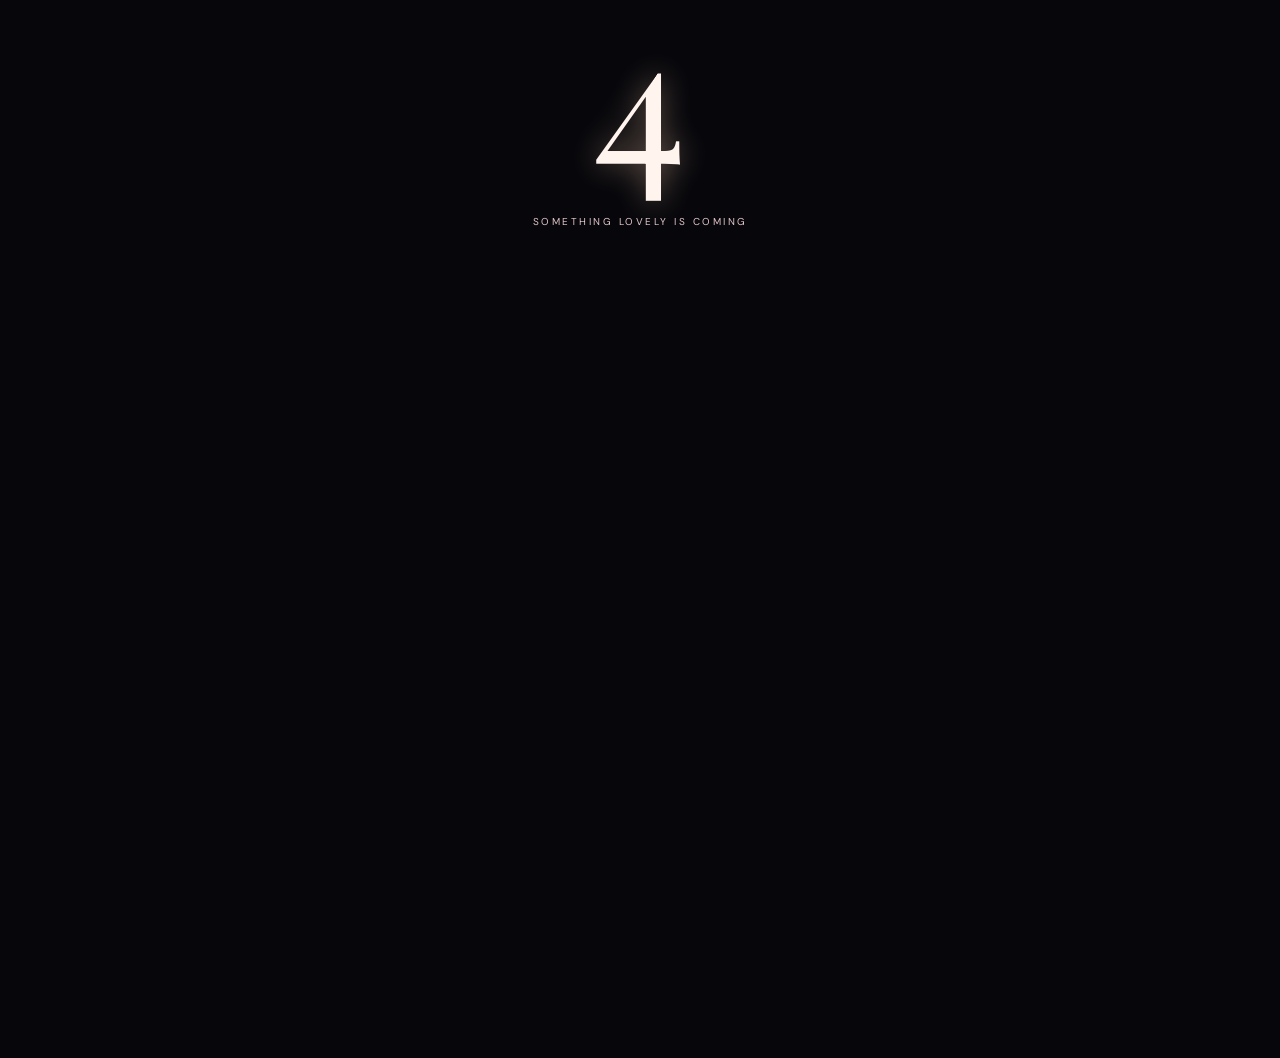
<file: birthday_surprise_final_captions_full_photos/birthday_surprise_pro_v2/index.html>
<!doctype html>
<html lang="en">

<head>
    <meta charset="utf-8">
    <meta name="viewport" content="width=device-width,initial-scale=1">
    <title>For My Favourite Person ♡</title>
    <link rel="stylesheet" href="style.css">
</head>

<body>
    <section id="intro">
        <div class="string"><i class="bulb"></i><i class="bulb"></i><i class="bulb"></i><i class="bulb"></i><i
                class="bulb"></i><i class="bulb"></i><i class="bulb"></i><i class="bulb"></i><i class="bulb"></i></div>
        <div>
            <div id="count" class="count">5</div>
            <div id="countText" class="eyebrow" style="color:#e2c6c9;margin-top:25px">something lovely is coming</div>
            <div id="introMessage" class="intro-message">
                <div class="eyebrow" style="color:#e6b8bc">a little world made just for you</div>
                <div class="hero-photo-wrap"><img class="hero-photo" src="photos/birthday-cover.jpg"
                        alt="Birthday cover photo"></div>
                <h1>Happy Birthday, My Love ♡</h1>
                <p>Today is all about you. If I could, I'd be right there beside you,EK tight hug krti until i smell like (pata hai bhot purani line hai)</p><button class="btn" id="enter">Come in, birthday boy ♡</button>
            </div>
        </div>
    </section>
    <main id="main" hidden>
        <section class="section" id="cakeSection">
            <div class="eyebrow">first things first</div>
            <h2>Make a wish, birthday boy</h2>
            <p class="lead">Close your eyes, take a tiny breath, and wish for something beautiful. I'm wishing for a
                thousand more reasons to see you smile.</p>
            <div style="margin:0 auto -3px">
                <div class="teddy " aria-label="cute animated teddy">
                    <div class="ear l"></div>
                    <div class="ear r"></div>
                    <div class="head">
                        <div class="eye l"></div>
                        <div class="eye r"></div>
                        <div class="muzzle"></div>
                        <div class="nose"></div>
                        <div class="mouth"></div>
                        <div class="cheek l"></div>
                        <div class="cheek r"></div>
                    </div>
                    <div class="body"></div>
                    <div class="paw l"></div>
                    <div class="paw r"></div>
                    <div class="feet l"></div>
                    <div class="feet r"></div>
                    <div class="heartfloat">♡</div>
                </div>
            </div>
            <div class="cake-scene" id="cake">
                <div class="candle">
                    <div class="flame"></div><span class="smoke">〰</span>
                </div>
                <div class="candle">
                    <div class="flame"></div><span class="smoke">〰</span>
                </div>
                <div class="candle">
                    <div class="flame"></div><span class="smoke">〰</span>
                </div>
                <div class="icing"><i class="drip"></i><i class="drip"></i><i class="drip"></i><i class="drip"></i>
                </div>
                <div class="cake"></div>
                <div class="plate"></div>
            </div>
            <p id="blowText" class="lead" style="min-height:25px">Your candles are glowing just for you ✨</p><button
                class="btn wine" id="blow">Blow out the candles ♡</button>
            <div class="divider">✦ ❀ ✦</div>
            <p class="lead">The birthday magic has begun. Scroll down, my love — your gifts are waiting.</p><a
                class="btn" href="#gifts">Find your gifts ↓</a>
        </section>
        <section id="gifts" class="section gifts-area">
            <div class="eyebrow">made with all my love</div>
            <h2>Here are your gifts 🎁</h2>
            <p class="lead">Three little boxes, three little pieces of my heart. Open them one by one — each has
                something special for you.</p>
            <div class="gift-grid">
                <a class="gift" href="card.html">
                    <div class="number">GIFT NO. 01</div><span class="emoji">💌</span>
                    <h3>A birthday card</h3>
                    <p>A sunflower-filled note, written from my heart to yours.</p><span class="btn">Open your gift
                        ♡</span>
                </a>
                <a class="gift" href="memories.html">
                    <div class="number">GIFT NO. 02</div><span class="emoji">📸</span>
                    <h3>Our memories</h3>
                    <p>Little moments I want to keep close, even from far away.</p><span class="btn">Open your gift
                        ♡</span>
                </a>
                <a class="gift" href="letter.html">
                    <div class="number">GIFT NO. 03</div><span class="emoji">💝</span>
                    <h3>A love letter</h3>
                    <p>A shy little teddy has something for you.</p><span class="btn">Open your gift ♡</span>
                </a>
            </div>
        </section>
        <section class="final" id="end">
            <div class="eyebrow" style="color:#d8aeb1">one last thing, my love</div>
            <h2>Happy Birthday, my whole heart ♡</h2>
            <p>I wish I could cross every mile between us and be right there when you blow out your candles. Until I
                can, let this little page hold some of the hugs, kisses, and love I owe you in person.</p>
            <p>May you always feel proud of how far you've come, excited for what's ahead, and loved on the days when
                distance feels too big.</p>
            <div class="divider">♡ ♥ ♡ ♥ ♡</div>
            <div class="footer">made with love, just for you · always your girl</div>
        </section>
    </main>
    <div id="birthdayPop">
        <div class="pop">
            <div style="font-size:28px;color:#b34c60">♥</div>
            <h2 id="popTitle">Happy Birthday, my love!</h2>
            <p id="popMessage">I hope this year brings you soft mornings, loud laughter, brave dreams, and all the
                happiness you deserve. Even from far away, I'm celebrating you with my whole heart. ♡</p>
            <div class="teddy shy" aria-label="cute animated teddy">
                <div class="ear l"></div>
                <div class="ear r"></div>
                <div class="head">
                    <div class="eye l"></div>
                    <div class="eye r"></div>
                    <div class="muzzle"></div>
                    <div class="nose"></div>
                    <div class="mouth"></div>
                    <div class="cheek l"></div>
                    <div class="cheek r"></div>
                </div>
                <div class="body"></div>
                <div class="paw l"></div>
                <div class="paw r"></div>
                <div class="feet l"></div>
                <div class="feet r"></div>
                <div class="heartfloat">♡</div>
            </div><button class="btn wine" id="popClose">Keep going, birthday boy ♡</button>
        </div>
    </div>
    <script>
        const wait = ms => new Promise(r => setTimeout(r, ms)); const intro = document.getElementById('intro'), count = document.getElementById('count'), ct = document.getElementById('countText');
        (async () => { for (let i = 5; i >= 1; i--) { count.textContent = i; count.style.animation = 'none'; void count.offsetWidth; count.style.animation = 'count .8s both'; await wait(900) } count.style.display = 'none'; ct.style.display = 'none'; intro.classList.add('lit'); await wait(10000); document.getElementById('birthdayPop').classList.add('show') })();
        function enterMain() { document.getElementById('birthdayPop').classList.remove('show'); document.getElementById('main').hidden = false; setTimeout(() => document.getElementById('cakeSection').scrollIntoView({ behavior: 'smooth' }), 100) }
        document.getElementById('popClose').onclick = enterMain; document.getElementById('enter').onclick = enterMain;
        document.getElementById('blow').onclick = async function () { this.disabled = true; let f = document.querySelectorAll('#cake .flame'); let t = document.getElementById('blowText'); for (let n of ['3…', '2…', '1… blow! 💨']) { t.textContent = n; await wait(650) } f.forEach(x => { x.classList.add('out'); x.nextElementSibling.classList.add('show') }); t.textContent = 'Wish made! May it come true, my love ✨'; await wait(700); document.getElementById('popTitle').textContent = 'Happy Birthday again, my love!'; document.getElementById('birthdayPop').classList.add('show'); this.textContent = 'Candles blown ♡'; this.disabled = false };
    </script>
</body>

</html>
</file>
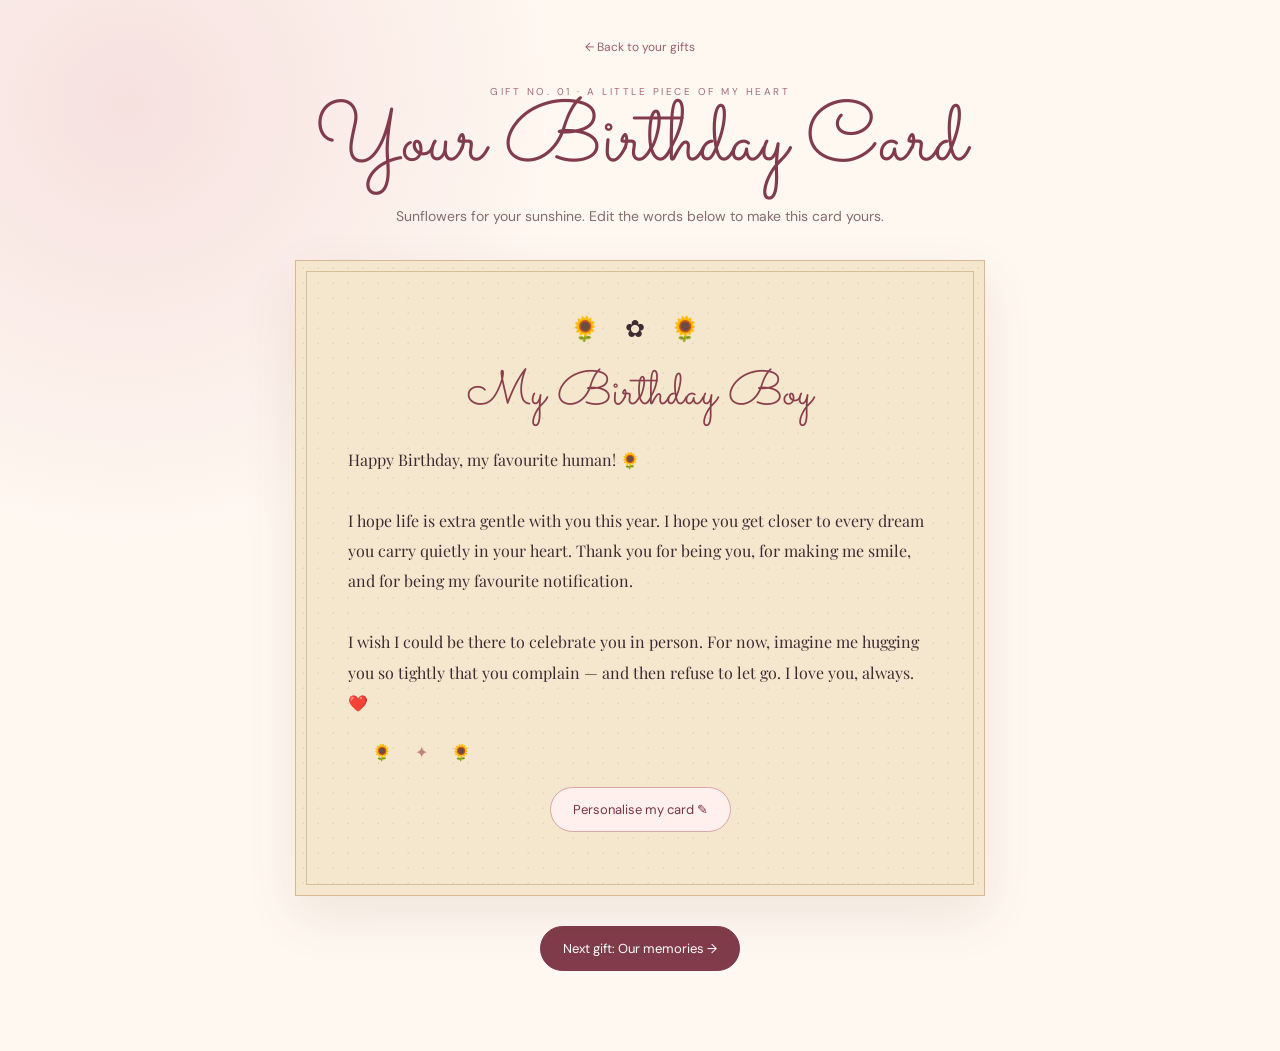
<file: birthday_surprise_final_captions_full_photos/birthday_surprise_pro_v2/card.html>
<!doctype html><html lang="en"><head><meta charset="utf-8"><meta name="viewport" content="width=device-width,initial-scale=1"><title>Your Birthday Card 🌻</title><link rel="stylesheet" href="style.css"></head><body class="subpage"><main class="panel"><a class="back" href="index.html">← Back to your gifts</a><div class="eyebrow">gift no. 01 · a little piece of my heart</div><h1>Your Birthday Card</h1><p class="lead">Sunflowers for your sunshine. Edit the words below to make this card yours.</p><div class="paper"><div class="sunflowers">🌻 ✿ 🌻</div><h2>My Birthday Boy</h2><p id="cardText">Happy Birthday, my favourite human! 🌻

I hope life is extra gentle with you this year. I hope you get closer to every dream you carry quietly in your heart. Thank you for being you, for making me smile, and for being my favourite notification.

I wish I could be there to celebrate you in person. For now, imagine me hugging you so tightly that you complain — and then refuse to let go. I love you, always. ❤️</p><div class="divider">🌻 ✦ 🌻</div><div class="actions"><button class="btn" id="edit">Personalise my card ✎</button><div id="editorWrap" class="hide" style="margin-top:15px"><textarea id="editor" class="editor"></textarea><br><button class="btn wine" id="save">Save my words ♡</button></div><p id="saved" style="font-size:11px;color:#68805d"></p></div></div><a class="btn wine" href="memories.html">Next gift: Our memories →</a></main><script>
const initial=document.getElementById('cardText').textContent;document.getElementById('edit').onclick=()=>{document.getElementById('editorWrap').classList.toggle('hide');document.getElementById('editor').value=document.getElementById('cardText').textContent};document.getElementById('save').onclick=()=>{document.getElementById('cardText').textContent=document.getElementById('editor').value;document.getElementById('saved').textContent='Your message is updated for this visit ♡'};
</script></body></html>
</file>
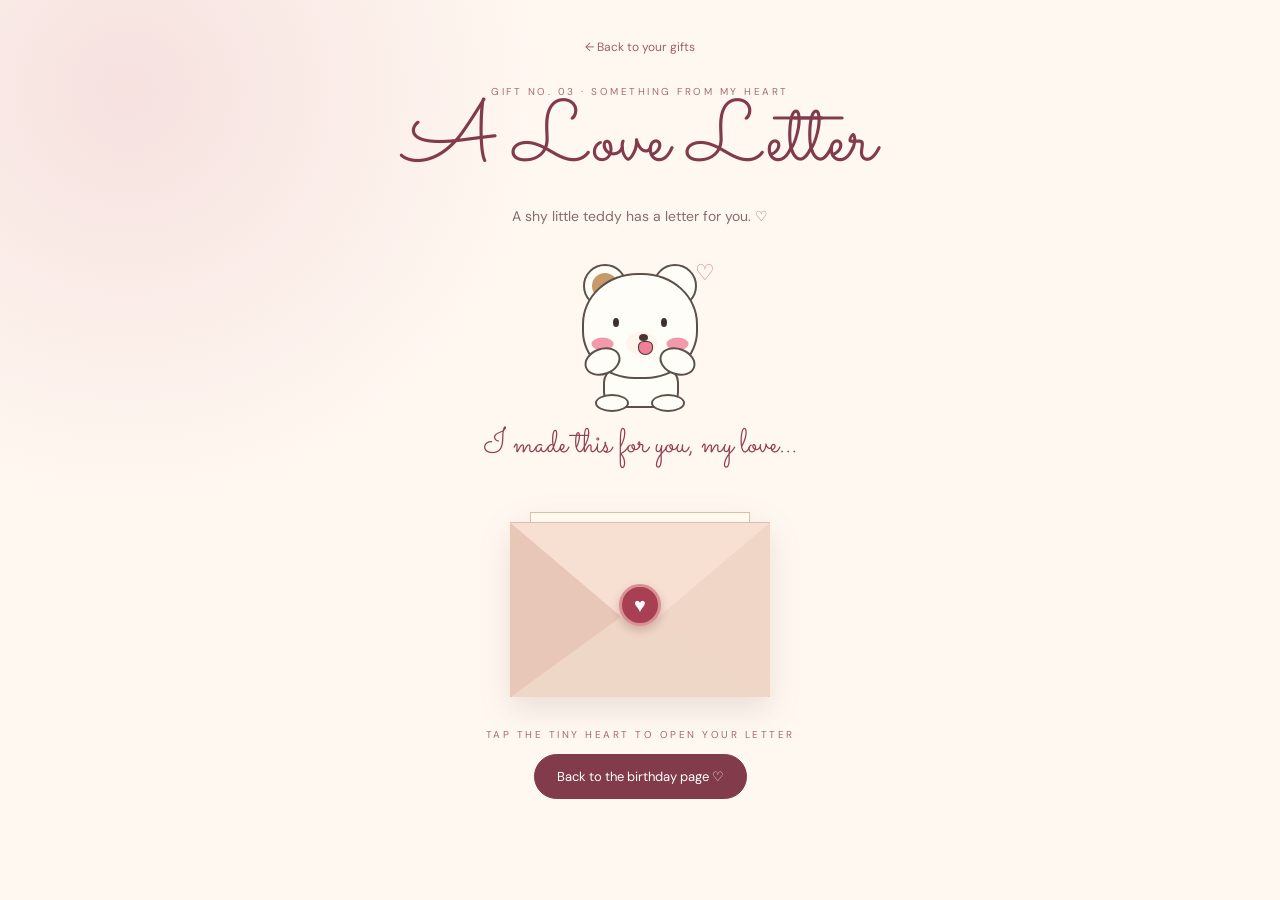
<file: birthday_surprise_final_captions_full_photos/birthday_surprise_pro_v2/letter.html>
<!doctype html>
<html lang="en">

<head>
    <meta charset="utf-8">
    <meta name="viewport" content="width=device-width,initial-scale=1">
    <title>A Letter For You 💌</title>
    <link rel="stylesheet" href="style.css">
</head>

<body class="subpage">
    <main class="panel"><a class="back" href="index.html">← Back to your gifts</a>
        <div class="eyebrow">gift no. 03 · something from my heart</div>
        <h1>A Love Letter</h1>
        <p class="lead">A shy little teddy has a letter for you. ♡</p>
        <div class="letter-intro">
            <div class="teddy shy" aria-label="cute animated teddy">
                <div class="ear l"></div>
                <div class="ear r"></div>
                <div class="head">
                    <div class="eye l"></div>
                    <div class="eye r"></div>
                    <div class="muzzle"></div>
                    <div class="nose"></div>
                    <div class="mouth"></div>
                    <div class="cheek l"></div>
                    <div class="cheek r"></div>
                </div>
                <div class="body"></div>
                <div class="paw l"></div>
                <div class="paw r"></div>
                <div class="feet l"></div>
                <div class="feet r"></div>
                <div class="heartfloat">♡</div>
            </div>
            <p class="script" style="font-size:34px;color:#913f50;margin:0">I made this for you, my love…</p>
        </div>
        <div class="envelope" id="envelope" role="button" tabindex="0" aria-label="Open the love letter">
            <div class="env-paper"></div>
            <div class="env-back"></div>
            <div class="env-flap"></div>
            <div class="env-left"></div>
            <div class="env-right"></div>
            <div class="env-bottom"></div>
            <div class="env-seal">♥</div>
        </div>
        <p class="eyebrow">tap the tiny heart to open your letter</p>
        <article id="letterPaper" class="letter-paper">
            <h2>To my favourite person</h2>
            <p id="letterText">Happy Birthday, my love.

                Sometimes I wish distance was just a silly little thing we could fold up and put away, so I could be
                beside you today. I'd fix your hair, steal your snacks, make you laugh, and hug you until the whole
                world went quiet.
                Until that day comes, please remember: you are loved in all the little moments too — when we're busy,
                when we're tired, and when all we can do is miss each other through a screen.
                I hope this year gives you courage for your dreams, peace on difficult days, and so many reasons to
                smile. If I could wrap one thing for you, it would be the feeling of being loved completely.

                Happy birthday baby ❤️No matter how many miles are between us, I'm always sending a little love your
                way.
                happiest bday mera bachaa
                All my love, always. ❤️</p>
            <div class="signature">yours, always ♡</div><button class="btn" id="editLetter">Personalise this letter
                ✎</button>
            <div id="letterEditor" class="hide" style="margin-top:15px"><textarea id="letterInput"
                    class="editor"></textarea><br><button class="btn wine" id="saveLetter">Save letter ♡</button>
                <p id="saved" style="font-size:11px;color:#68805d"></p>
            </div>
        </article><a class="btn wine" href="index.html#end">Back to the birthday page ♡</a>
    </main>
    <script>
        function openLetter() { document.getElementById('envelope').classList.add('open'); setTimeout(() => { document.getElementById('letterPaper').classList.add('show'); document.getElementById('letterPaper').scrollIntoView({ behavior: 'smooth', block: 'start' }) }, 650) } document.getElementById('envelope').onclick = openLetter; document.getElementById('envelope').onkeydown = e => { if (e.key === 'Enter' || e.key === ' ') { e.preventDefault(); openLetter() } }; document.getElementById('editLetter').onclick = () => { document.getElementById('letterEditor').classList.toggle('hide'); document.getElementById('letterInput').value = document.getElementById('letterText').textContent }; document.getElementById('saveLetter').onclick = () => { document.getElementById('letterText').textContent = document.getElementById('letterInput').value; document.getElementById('saved').textContent = 'Your letter is updated for this visit ♡' };
    </script>
</body>

</html>
</file>
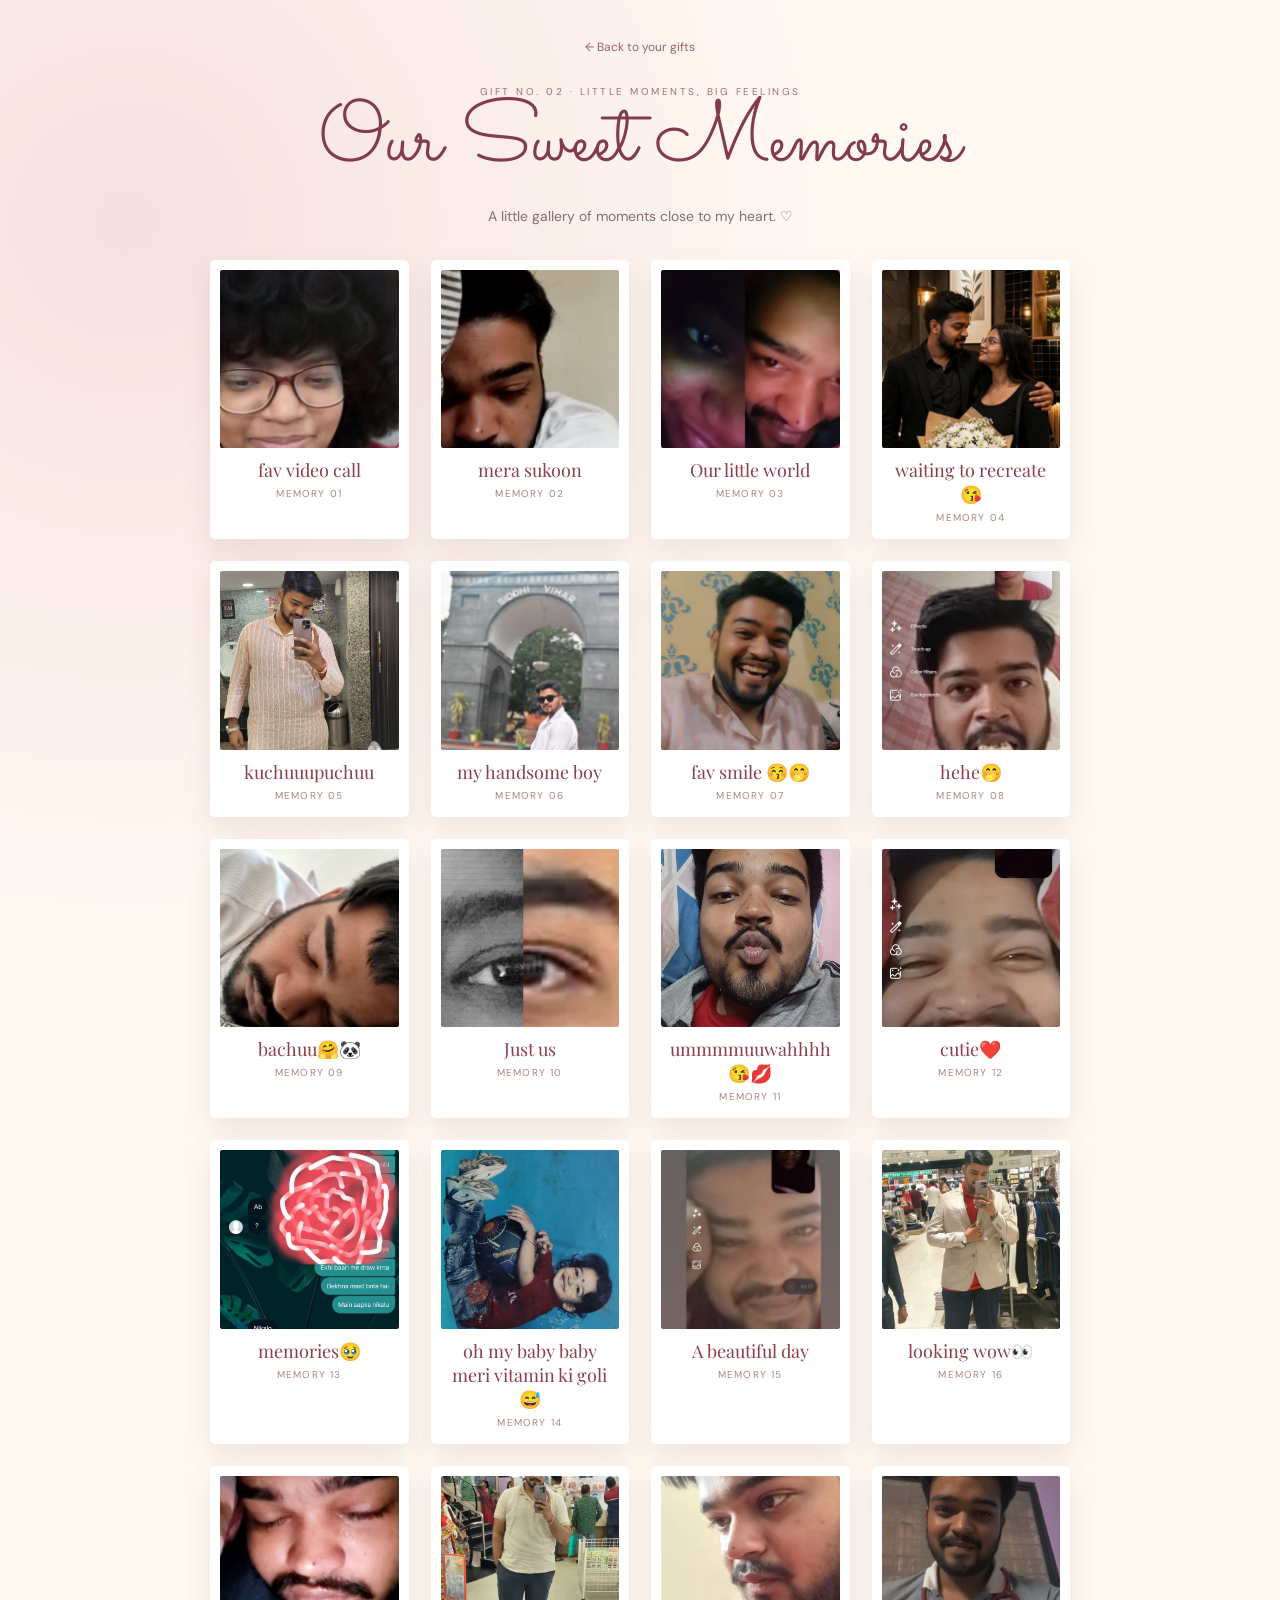
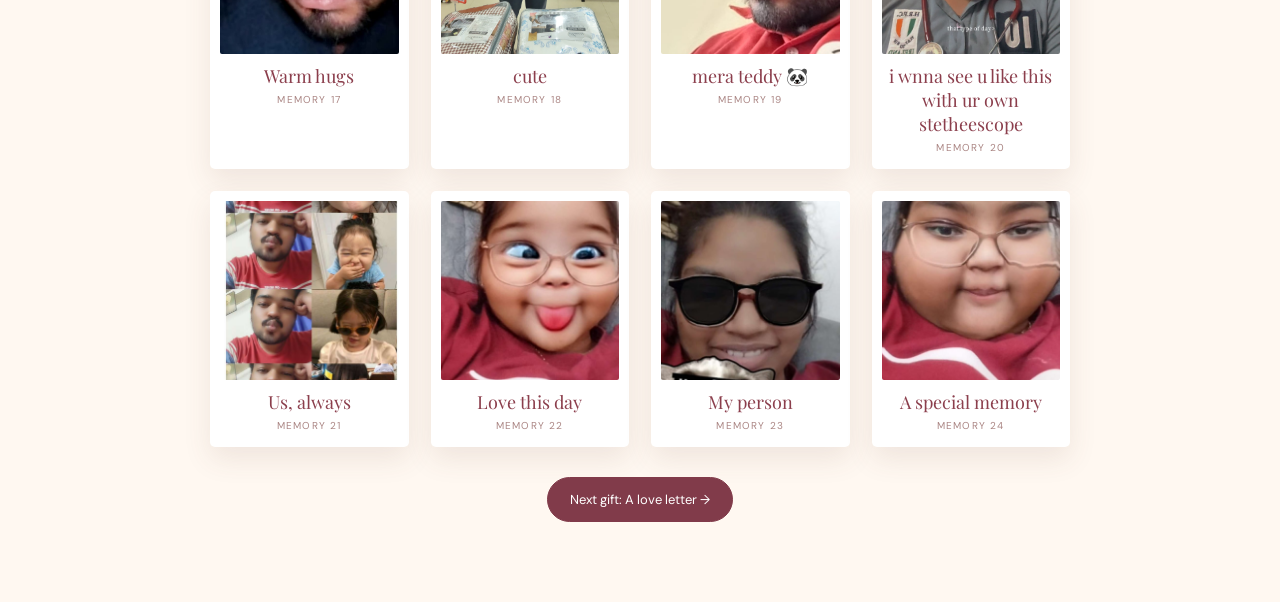
<file: birthday_surprise_final_captions_full_photos/birthday_surprise_pro_v2/memories.html>
<!doctype html><html lang="en"><head><meta charset="utf-8"><meta name="viewport" content="width=device-width,initial-scale=1"><title>Our Sweet Memories ♡</title><link rel="stylesheet" href="style.css"></head><body class="subpage"><main class="panel"><a class="back" href="index.html">← Back to your gifts</a><div class="eyebrow">gift no. 02 · little moments, big feelings</div><h1>Our Sweet Memories</h1><p class="lead">A little gallery of moments close to my heart. ♡</p><div id="grid" class="memory-grid">
<article class="memory"><img src="photos/memory-01.jpg" alt="A little sunshine"><div class="memory-caption">fav video call</div><div class="memory-date">Memory 01</div></article>
<article class="memory"><img src="photos/memory-02.jpg" alt="Favourite smiles"><div class="memory-caption">mera sukoon</div><div class="memory-date">Memory 02</div></article>
<article class="memory"><img src="photos/memory-03.jpg" alt="Our little world"><div class="memory-caption">Our little world</div><div class="memory-date">Memory 03</div></article>
<article class="memory"><img src="photos/memory-04.jpg" alt="Sweet moments"><div class="memory-caption">waiting to recreate 😘</div><div class="memory-date">Memory 04</div></article>
<article class="memory"><img src="photos/memory-05.jpg" alt="Forever favourite"><div class="memory-caption">kuchuuupuchuu</div><div class="memory-date">Memory 05</div></article>
<article class="memory"><img src="photos/memory-06.jpg" alt="Little adventures"><div class="memory-caption">my handsome boy</div><div class="memory-date">Memory 06</div></article>
<article class="memory"><img src="photos/memory-07.jpg" alt="A day to remember"><div class="memory-caption">fav smile 😚🤭</div><div class="memory-date">Memory 07</div></article>
<article class="memory"><img src="photos/memory-08.jpg" alt="My happy place"><div class="memory-caption">hehe🤭</div><div class="memory-date">Memory 08</div></article>
<article class="memory"><img src="photos/memory-09.jpg" alt="Golden memories"><div class="memory-caption">bachuu🤗🐼</div><div class="memory-date">Memory 09</div></article>
<article class="memory"><img src="photos/memory-10.jpg" alt="Just us"><div class="memory-caption">Just us</div><div class="memory-date">Memory 10</div></article>
<article class="memory"><img src="photos/memory-11.jpg" alt="Soft moments"><div class="memory-caption">ummmmuuwahhhh😘💋</div><div class="memory-date">Memory 11</div></article>
<article class="memory"><img src="photos/memory-12.jpg" alt="Endless laughter"><div class="memory-caption">cutie❤️</div><div class="memory-date">Memory 12</div></article>
<article class="memory"><img src="photos/memory-13.jpg" alt="Tiny joys"><div class="memory-caption">memories🥹</div><div class="memory-date">Memory 13</div></article>
<article class="memory"><img src="photos/memory-14.jpg" alt="Always you"><div class="memory-caption">oh my baby baby meri vitamin ki goli😅</div><div class="memory-date">Memory 14</div></article>
<article class="memory"><img src="photos/memory-15.jpg" alt="A beautiful day"><div class="memory-caption">A beautiful day</div><div class="memory-date">Memory 15</div></article>
<article class="memory"><img src="photos/memory-16.jpg" alt="My favourite memory"><div class="memory-caption">looking wow👀</div><div class="memory-date">Memory 16</div></article>
<article class="memory"><img src="photos/memory-17.jpg" alt="Warm hugs"><div class="memory-caption">Warm hugs</div><div class="memory-date">Memory 17</div></article>
<article class="memory"><img src="photos/memory-18.jpg" alt="Dreamy days"><div class="memory-caption">cute</div><div class="memory-date">Memory 18</div></article>
<article class="memory"><img src="photos/memory-19.jpg" alt="The best feeling"><div class="memory-caption">mera teddy 🐼</div><div class="memory-date">Memory 19</div></article>
<article class="memory"><img src="photos/memory-20.jpg" alt="Little moments"><div class="memory-caption">i wnna see u like this with ur own stetheescope</div><div class="memory-date">Memory 20</div></article>
<article class="memory"><img src="photos/memory-21.jpg" alt="Us, always"><div class="memory-caption">Us, always</div><div class="memory-date">Memory 21</div></article>
<article class="memory"><img src="photos/memory-22.jpg" alt="Love this day"><div class="memory-caption">Love this day</div><div class="memory-date">Memory 22</div></article>
<article class="memory"><img src="photos/memory-23.jpg" alt="My person"><div class="memory-caption">My person</div><div class="memory-date">Memory 23</div></article>
<article class="memory"><img src="photos/memory-24.jpg" alt="A special memory"><div class="memory-caption">A special memory</div><div class="memory-date">Memory 24</div></article></div><a class="btn wine" href="letter.html">Next gift: A love letter →</a></main><div id="photo-lightbox" class="photo-lightbox" aria-hidden="true"><button class="photo-lightbox-close" type="button" aria-label="Close full photo">×</button><img alt="Full-size memory"></div><script>
(()=>{const box=document.getElementById('photo-lightbox');const full=box.querySelector('img');const close=()=>{box.classList.remove('open');box.setAttribute('aria-hidden','true');full.removeAttribute('src');document.body.style.overflow='';};document.querySelectorAll('.memory img').forEach(img=>{img.tabIndex=0;img.style.cursor='zoom-in';img.addEventListener('click',()=>{full.src=img.src;full.alt=img.alt||'Full-size memory';box.classList.add('open');box.setAttribute('aria-hidden','false');document.body.style.overflow='hidden';});img.addEventListener('keydown',e=>{if(e.key==='Enter'||e.key===' '){e.preventDefault();img.click();}});});box.querySelector('button').addEventListener('click',close);box.addEventListener('click',e=>{if(e.target===box)close();});document.addEventListener('keydown',e=>{if(e.key==='Escape')close();});})();
</script></body></html>
</file>
<file: birthday_surprise_final_captions_full_photos/birthday_surprise_pro_v2/style.css>
@import url('https://fonts.googleapis.com/css2?family=DM+Sans:wght@300;400;500;600&family=Playfair+Display:ital,wght@0,400;0,500;1,400&family=Sacramento&display=swap');
:root{--wine:#813b4a;--rose:#d98e98;--cream:#fff8ee;--paper:#f1e2c9;--ink:#3e2b31;--gold:#d1af6e}
*{box-sizing:border-box}html{scroll-behavior:smooth}body{margin:0;background:var(--cream);color:var(--ink);font-family:'DM Sans',sans-serif}button,input,textarea{font:inherit}button,a{cursor:pointer}a{text-decoration:none;color:inherit}button:focus-visible,a:focus-visible{outline:3px solid #cb8c95;outline-offset:4px}
.script{font-family:Sacramento,cursive;font-weight:400}.serif{font-family:'Playfair Display',serif}.eyebrow{text-transform:uppercase;letter-spacing:.25em;font-size:10px;color:#a56c75}.wrap{max-width:1080px;margin:auto;padding:70px 20px;text-align:center}h1,h2,h3,p{margin-top:0}h1{font:clamp(48px,8vw,86px)/1.05 Sacramento,cursive;color:var(--wine);margin-bottom:15px}h2{font:clamp(34px,5vw,56px)/1.12 'Playfair Display',serif;font-weight:400;margin-bottom:16px}p{line-height:1.9}.lead{max-width:650px;margin:0 auto 28px;color:#856d6d;font-size:14px}.btn{display:inline-block;border:1px solid #d9a5a7;background:#fff0ed;color:#7b3443;border-radius:99px;padding:13px 22px;font-size:13px;transition:.25s}.btn:hover{transform:translateY(-3px);background:#f7dfe0}.btn.wine{background:var(--wine);border-color:var(--wine);color:white}.back{display:inline-block;color:#9a6069;font-size:12px;margin-bottom:30px}.divider{letter-spacing:.6em;color:#bd8581;margin:24px}
#intro{min-height:100svh;background:#07070b;color:#fff5ee;display:grid;place-items:center;text-align:center;position:relative;overflow:hidden;transition:background 2s}
#intro.lit{background:radial-gradient(ellipse at 50% 5%,#6a5260,#342836 44%,#191720 90%);box-shadow:inset 0 0 140px #f2c5a322}
.count{font:clamp(100px,20vw,190px)/1 'Playfair Display',serif;text-shadow:0 0 30px #ffd5b466;animation:count .8s both}@keyframes count{from{opacity:0;transform:scale(1.4);filter:blur(8px)}to{opacity:1;transform:none;filter:none}}
.string{position:absolute;top:0;left:0;right:0;display:flex;justify-content:space-around;opacity:0;transition:opacity 1.5s}.lit .string{opacity:1}.bulb{width:12px;height:17px;background:#ffe0a7;border-radius:50%;box-shadow:0 0 20px 8px #ffdb9a66;animation:glow 1.8s infinite alternate}@keyframes glow{to{opacity:.6;box-shadow:0 0 27px 12px #ffdb9a88}}
.intro-message{max-width:760px;padding:30px 20px;opacity:0;transform:translateY(15px);transition:1s .5s}.lit .intro-message{opacity:1;transform:none}.intro-message h1{color:#fff0e8}.intro-message p{max-width:580px;margin:15px auto 25px;color:#ead7dc;font-size:14px}
#main[hidden]{display:none}#birthdayPop{position:fixed;inset:0;z-index:50;display:grid;place-items:center;padding:20px;background:#17111ddd;backdrop-filter:blur(8px);opacity:0;visibility:hidden;transition:.4s}#birthdayPop.show{opacity:1;visibility:visible}.pop{max-width:450px;width:100%;padding:32px 25px;border:1px solid #e6c9ad;border-radius:20px;background:#fff7ec;text-align:center;box-shadow:0 25px 80px #0005;transform:translateY(15px);transition:.4s}.show .pop{transform:none}.pop h2{font:52px Sacramento,cursive;color:var(--wine);margin:0}.pop p{font-size:13px;color:#806769}
.section{padding:75px 20px;max-width:1100px;margin:auto;text-align:center}.cake-scene{width:min(400px,94vw);height:300px;position:relative;margin:10px auto 0}.plate{position:absolute;bottom:22px;left:50%;transform:translateX(-50%);width:310px;height:28px;background:#e5bcb4;border-radius:50%;box-shadow:0 6px #c58d8a}.cake{position:absolute;bottom:43px;left:50%;transform:translateX(-50%);width:250px;height:100px;border-radius:14px 14px 22px 22px;background:linear-gradient(90deg,#ca7d7c,#f7d1c0 45%,#d88c89);box-shadow:inset 0 -12px #b96370}.icing{position:absolute;left:50%;transform:translateX(-50%);bottom:120px;width:258px;height:44px;border-radius:50%;background:#fff5e8;border:1px solid #eac6b8}.drip{position:absolute;top:22px;width:22px;height:24px;background:#fff5e8;border-radius:0 0 12px 12px}.drip:nth-child(1){left:36px;height:30px}.drip:nth-child(2){left:100px}.drip:nth-child(3){left:168px;height:29px}.drip:nth-child(4){left:220px}
.candle{position:absolute;bottom:155px;width:14px;height:60px;border-radius:5px;background:repeating-linear-gradient(135deg,#fff4e9 0 7px,#bb5365 7px 14px);z-index:4}.candle:nth-child(1){left:calc(50% - 54px)}.candle:nth-child(2){left:calc(50% - 7px)}.candle:nth-child(3){left:calc(50% + 40px)}.flame{position:absolute;top:-23px;left:1px;width:12px;height:21px;background:radial-gradient(ellipse at 50% 70%,#fff8ad 0 15%,#ffc45c 45%,#ff8050 80%);border-radius:60% 40% 60% 40%;filter:drop-shadow(0 0 8px #ffad4c);animation:flicker .4s infinite alternate}.flame.out{opacity:0;animation:none}@keyframes flicker{to{transform:rotate(-8deg) scale(.85,1.08)}}.smoke{position:absolute;top:-30px;opacity:0;color:#aaa}.smoke.show{animation:smoke 1.2s forwards}@keyframes smoke{to{opacity:0;transform:translateY(-35px) scale(1.4)}}
.teddy{width:150px;height:155px;position:relative;margin:0 auto;animation:bob 2.3s ease-in-out infinite;transform-origin:bottom center}.teddy .ear{position:absolute;top:6px;width:44px;height:44px;border-radius:50%;background:#fffdf7;border:2px solid #5b5148;z-index:0}.teddy .ear.l{left:18px}.teddy .ear.r{right:18px}.teddy .ear.l:after{content:'';position:absolute;inset:7px;background:#c69b69;border-radius:50%}.teddy .head{position:absolute;top:15px;left:17px;width:116px;height:106px;border-radius:48% 48% 45% 45%;background:#fffdf7;border:2px solid #5b5148;z-index:2}.teddy .body{position:absolute;left:38px;top:103px;width:76px;height:47px;border-radius:45% 45% 32% 32%;background:#fffdf7;border:2px solid #5b5148;z-index:1}.teddy .eye{position:absolute;top:43px;width:6px;height:9px;border-radius:50%;background:#3d302d}.teddy .eye.l{left:29px}.teddy .eye.r{right:29px}.teddy .muzzle{position:absolute;left:42px;top:57px;width:31px;height:23px;border-radius:50%;background:#fff4eb}.teddy .nose{position:absolute;top:59px;left:55px;width:9px;height:7px;background:#493633;border-radius:50%;z-index:4}.teddy .mouth{position:absolute;top:66px;left:54px;width:15px;height:14px;border-radius:45% 45% 60% 60%;background:#f27f98;z-index:4;border:1px solid #493633}.teddy .cheek{position:absolute;top:64px;width:17px;height:10px;border-radius:50%;background:#f2a6ad;opacity:.8;z-index:3}.teddy .cheek.l{left:10px}.teddy .cheek.r{right:10px}.teddy .paw{position:absolute;top:104px;width:27px;height:37px;border:2px solid #5b5148;border-radius:50%;background:#fffdf7;z-index:5}.teddy .paw.l{left:24px;transform:rotate(30deg)}.teddy .paw.r{right:24px;transform:rotate(-25deg)}.teddy .feet{position:absolute;top:136px;width:34px;height:18px;border:2px solid #5b5148;background:#fffdf7;border-radius:50%;z-index:5}.teddy .feet.l{left:30px}.teddy .feet.r{right:30px}.teddy .heartfloat{position:absolute;right:0;top:0;color:#e47c8d;font-size:22px;animation:float 1.5s infinite}@keyframes bob{50%{transform:translateY(-5px)}}@keyframes float{50%{transform:translateY(-8px) scale(1.12)}}.teddy.shy .paw.l{transform:rotate(70deg);top:85px}.teddy.shy .paw.r{transform:rotate(-70deg);top:85px}.teddy.shy .cheek{background:#ef8098;transform:scale(1.3)}.teddy.kiss .mouth{width:13px;height:8px;border-radius:50%;background:#df526d}
.gifts-area{background:linear-gradient(#fff8f1,#f6e5e1,#fff8f1);max-width:none}.gift-grid{max-width:1050px;margin:35px auto 0;display:grid;grid-template-columns:repeat(3,1fr);gap:22px}.gift{background:#fffaf4;border:1px solid #ecd4c6;border-radius:20px;padding:25px 18px;box-shadow:0 15px 40px #78474b12;transition:.3s}.gift:hover{transform:translateY(-7px);box-shadow:0 22px 45px #78474b22}.gift .number{font-size:10px;letter-spacing:.25em;color:#b17b7b}.gift .emoji{font-size:62px;margin:25px 0 15px;display:block}.gift h3{font:28px 'Playfair Display',serif;font-weight:400;margin:0 0 8px}.gift p{font-size:12px;line-height:1.8;color:#896f70;min-height:43px}.final{background:#27202b;color:#fff2e8;text-align:center;padding:85px 20px}.final h2{font:clamp(55px,9vw,88px) Sacramento,cursive;color:#f2c5c7}.final p{max-width:650px;margin:15px auto;color:#e2d1d3;font-size:14px}.footer{font-size:10px;letter-spacing:.15em;text-transform:uppercase;color:#c0a8aa;margin-top:35px}
.subpage{min-height:100svh;background:radial-gradient(circle at 10% 10%,#f6e1df,transparent 30%),#fff8f1}.panel{max-width:900px;margin:auto;padding:35px 20px 80px;text-align:center}.paper{max-width:690px;margin:30px auto;padding:clamp(24px,5vw,52px);text-align:left;position:relative;background:#f4e7ce;border:1px solid #d6b993;box-shadow:0 20px 50px #5c392019;background-image:radial-gradient(#9a744222 1px,transparent 1px);background-size:15px 15px}.paper:before{content:'';position:absolute;inset:10px;border:1px solid #d9bd96;pointer-events:none}.paper h2{font:48px Sacramento,cursive;text-align:center;color:#8b3e4c}.paper p{font:16px/1.9 'Playfair Display',serif;white-space:pre-wrap;position:relative}.paper .sunflowers{text-align:center;font-size:24px;letter-spacing:.4em;margin-bottom:15px}.paper textarea,.editor{width:100%;min-height:210px;padding:13px;border:1px solid #ddc7ae;background:#fffaf0;border-radius:9px;resize:vertical;line-height:1.8;font-size:14px;color:#4a3438}.paper .actions{text-align:center;position:relative;margin-top:18px}
.memory-grid{display:grid;grid-template-columns:repeat(auto-fit,minmax(190px,1fr));gap:22px;margin:30px 0}.memory{background:white;padding:10px 10px 15px;box-shadow:0 12px 28px #68413a1b;transform:rotate(var(--r,1deg));text-align:left}.memory img{width:100%;aspect-ratio:1/1;object-fit:cover;background:#f1e0d5;display:block}
.letter-intro{margin:20px auto}.letter-teddy{margin:20px auto 5px}.envelope{width:260px;height:175px;position:relative;margin:45px auto 28px;cursor:pointer;filter:drop-shadow(0 12px 15px #633b2a22);transition:transform .3s}.envelope:hover{transform:translateY(-4px)}.env-paper{position:absolute;left:20px;top:-10px;width:220px;height:150px;background:#fff9ed;border:1px solid #d6c1a7;transition:transform .9s;z-index:1}.env-back{position:absolute;inset:0;background:#ead0c1;border:1px solid #c89d91;z-index:2}.env-flap{position:absolute;inset:0;background:#f7e0d2;clip-path:polygon(0 0,100% 0,50% 63%);transform-origin:top;transition:transform .8s;z-index:5}.env-left{position:absolute;inset:0;background:#e8c6b8;clip-path:polygon(0 0,50% 55%,0 100%);z-index:4}.env-right{position:absolute;inset:0;background:#f0d6c7;clip-path:polygon(100% 0,50% 55%,100% 100%);z-index:4}.env-bottom{position:absolute;inset:0;background:#efd7c7;clip-path:polygon(0 100%,50% 46%,100% 100%);z-index:6}.env-seal{position:absolute;left:50%;top:47%;transform:translate(-50%,-50%);z-index:8;color:white;background:#a93f53;width:42px;height:42px;border-radius:50%;display:grid;place-items:center;border:3px solid #d99092;box-shadow:0 4px 10px #73303b44;font-size:20px}.envelope.open .env-flap{transform:rotateX(180deg);z-index:1}.envelope.open .env-paper{transform:translateY(-105px);z-index:7}.envelope.open .env-seal{opacity:0;transition:.2s}.letter-paper{display:none;max-width:680px;margin:15px auto 30px;padding:35px 27px;text-align:left;background:#f1e2c9;border:1px solid #d1b58d;box-shadow:0 15px 40px #603f291c;background-image:radial-gradient(#9a744222 1px,transparent 1px);background-size:14px 14px}.letter-paper.show{display:block;animation:rise .7s both}@keyframes rise{from{opacity:0;transform:translateY(20px)}to{opacity:1;transform:none}}.letter-paper h2{font:48px Sacramento,cursive;text-align:center;color:#853b4a}.letter-paper p{font:16px/1.95 'Playfair Display',serif;white-space:pre-wrap}.signature{text-align:right;font:32px Sacramento,cursive;color:#853b4a}.hide{display:none!important}
@media(max-width:750px){.gift-grid{grid-template-columns:1fr;max-width:420px}.wrap,.section{padding:55px 17px}.cake-scene{transform:scale(.88);transform-origin:top center;margin-bottom:-25px}.memory-grid{grid-template-columns:repeat(2,minmax(0,1fr))}}
@media(prefers-reduced-motion:reduce){*,*:before,*:after{animation-duration:.01ms!important;animation-iteration-count:1!important;transition-duration:.01ms!important;scroll-behavior:auto!important}}

/* Added: fixed, bundled birthday photos and memories */
.hero-photo-wrap{width:min(230px,62vw);margin:20px auto 22px;padding:7px;background:#fffaf4;border:1px solid #e8c9c8;border-radius:18px;box-shadow:0 15px 35px #633b2a22;transform:rotate(-2deg)}
.hero-photo{display:block;width:100%;aspect-ratio:9/16;object-fit:cover;border-radius:12px}
.memory-grid{grid-template-columns:repeat(auto-fit,minmax(180px,1fr));gap:22px}
.memory{transform:none;border-radius:5px}
.memory img{aspect-ratio:1/1;object-fit:cover;border-radius:2px}
.memory .memory-caption{padding:10px 3px 0;font:18px 'Playfair Display',serif;color:#8b3e4c;text-align:center}
.memory .memory-date{padding-top:5px;font-size:10px;letter-spacing:.12em;text-transform:uppercase;color:#aa8583;text-align:center}
@media(max-width:520px){.memory-grid{grid-template-columns:repeat(2,minmax(0,1fr));gap:12px}.memory{padding:7px 7px 12px}.memory .memory-caption{font-size:14px}}

/* Full-photo lightbox for the memories gallery */
.photo-lightbox{position:fixed;inset:0;z-index:9999;background:rgba(20,10,15,.92);display:none;align-items:center;justify-content:center;padding:24px;box-sizing:border-box}.photo-lightbox.open{display:flex}.photo-lightbox img{max-width:96vw;max-height:92vh;width:auto;height:auto;object-fit:contain;box-shadow:0 10px 50px #0008;border-radius:4px}.photo-lightbox-close{position:absolute;top:12px;right:18px;border:0;background:transparent;color:white;font-size:42px;line-height:1;cursor:pointer;padding:5px 12px}.memory img:focus-visible{outline:3px solid #b35b72;outline-offset:3px}
</file>
